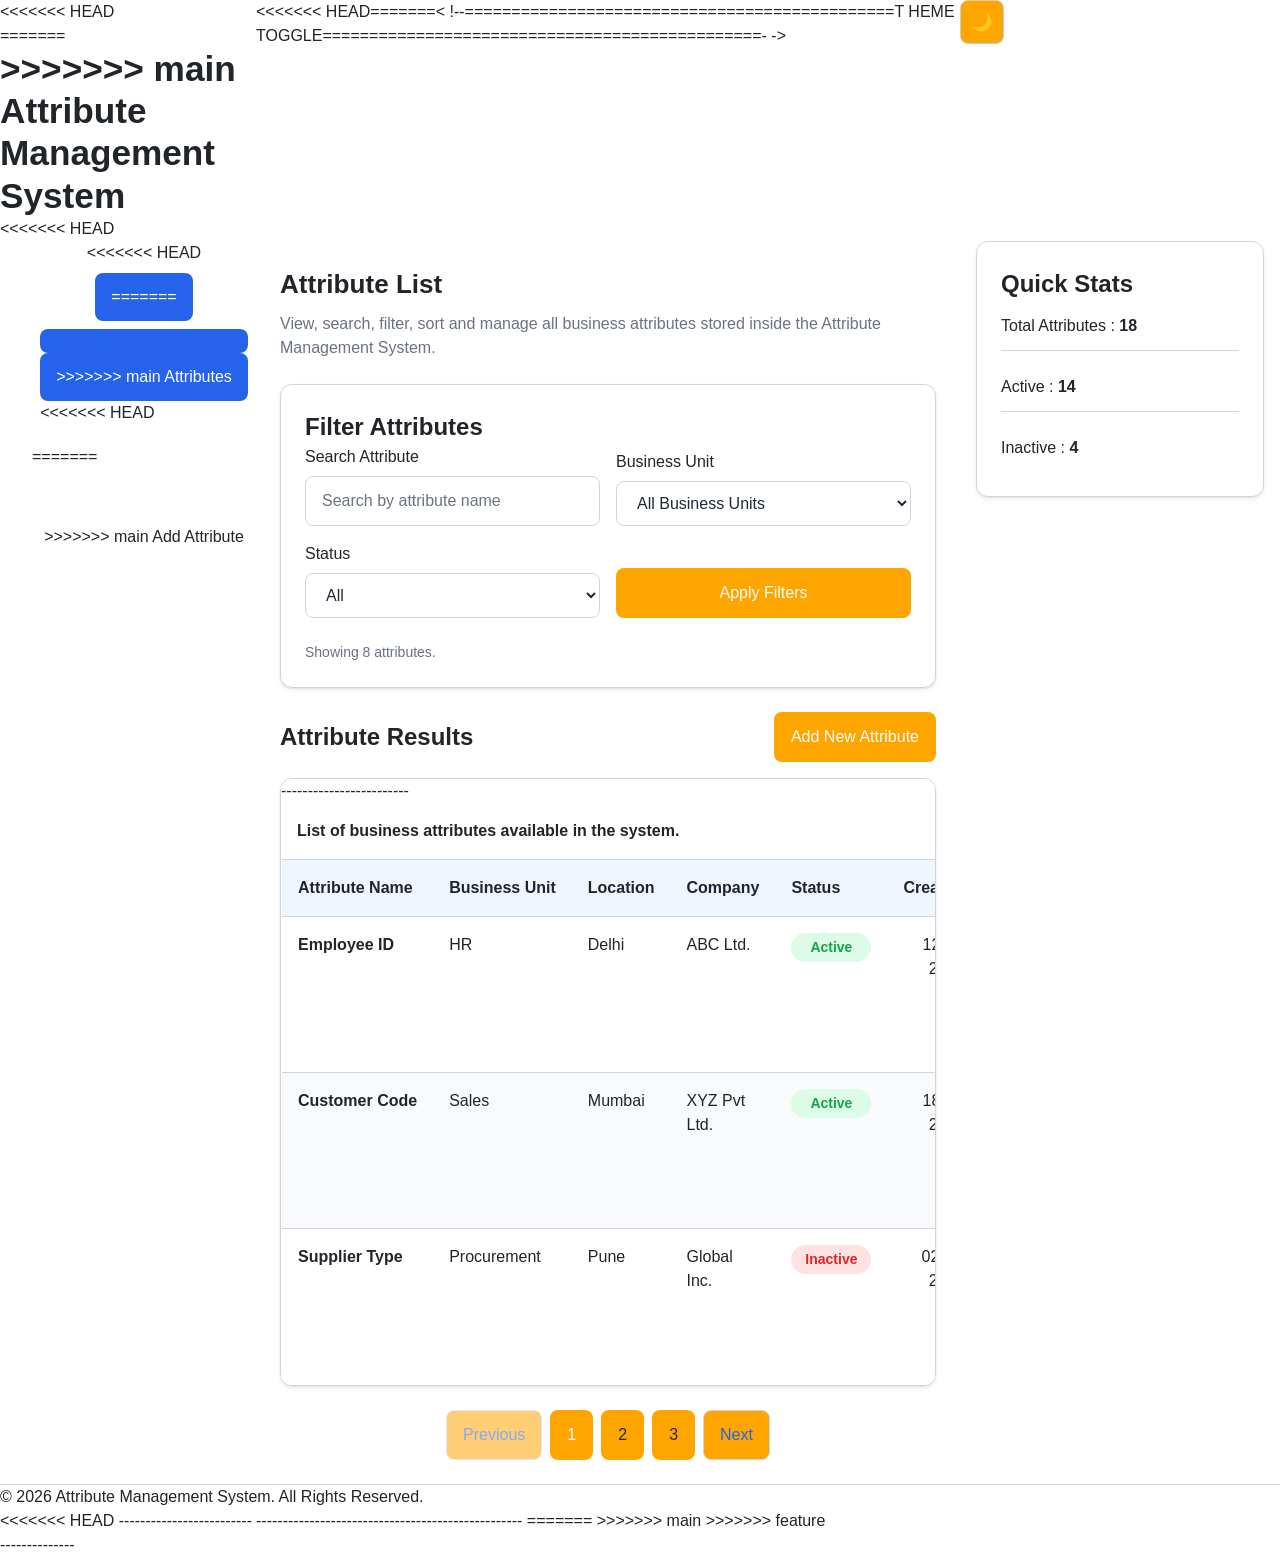
<file: index.html>
<!DOCTYPE html>
<html lang="en">

<head>

    <!-- ==========================================================
         Character Encoding
    =========================================================== -->

    <meta charset="UTF-8">

    <!-- ==========================================================
         Responsive Viewport
    =========================================================== -->

    <meta name="viewport" content="width=device-width, initial-scale=1.0">

    <!-- ======================================================
         SEO
    =========================================================== -->

    <title>Attribute Management System</title>

    <meta name="description" content="Manage business attributes using the Attribute Management System.">

    <meta name="theme-color" content="#0d6efd">

    <!-- ==========================================================
         Open Graph
    =========================================================== -->

    <meta property="og:title" content="Attribute Management System">

    <meta property="og:description" content="Create, edit and manage business attributes.">

    <meta property="og:type" content="website">


    <!-- ==========================================================
         Favicons
    =========================================================== -->
    <link rel="icon" type="image/x-icon" href="../assets/favicon/favicon.ico">
    <link rel="icon" type="image/svg+xml" href="../assets/favicon/favicon.svg">
    <link rel="apple-touch-icon" href="../assets/favicon/apple-touch-icon.png">

    <!-- ==========================================================
         Canonical
    =========================================================== -->

    <link rel="canonical" href="https://example.com/attribute-app/index.html">

    <!-- ==========================================================
         Favicons
    =========================================================== -->

    <link rel="icon" href="assets/favicon/favicon.ico" sizes="any">

    <link rel="icon" href="assets/favicon/icon.svg" type="image/svg+xml">

    <link rel="apple-touch-icon" href="assets/favicon/apple-touch-icon.png">

    <!-- ==========================================================
         CSS
    =========================================================== -->

    <link rel="stylesheet" href="css/main.css">

</head>
<style>

</style>

<body>

    <!-- ==========================================================
         Skip Link
    =========================================================== -->

    <a href="#main-content" class="skip-link">
        Skip to main content
    </a>

    <!-- ==========================================================
         HEADER
    =========================================================== -->


    <div>

        <<<<<<< HEAD <div>
            =======
            <h1 class="site-title">
                >>>>>>> main Attribute Management System

            </h1>

    </div>


    <<<<<<< HEAD </div>

        <!-- ==============================================
=======
    <!-- ==============================================
>>>>>>> main
                 PRIMARY NAVIGATION
            =============================================== -->

        <nav class="primary-nav" aria-label="Primary Navigation">

            <ul class="nav-list">

                <<<<<<< HEAD <li>
                    <a href="index.html" aria-current="page">
=======
            <li>

                <a href="index.html" aria-current="page">
>>>>>>> main

                            Attributes

                        </a>

                    <<<<<<< HEAD </li>
                        <a href="add-attribute.html">
=======
            </li>

            <li>

                <a href="add-attribute.html">
>>>>>>> main

                            Add Attribute

                        </a>
                        <li>



                        </li>

            </ul>

        </nav>

        <<<<<<< HEAD=======< !--==============================================T HEME TOGGLE===============================================- ->

            <button id="theme-toggle" class="btn btn--ghost btn--icon" type="button" aria-label="Toggle dark mode">
    🌙
</button>
            </div>

            </header>

            <!-- ==========================================================
         MAIN CONTENT
    =========================================================== -->

            <main id="main-content" class="main-content">

                <div class="container">

                    <!-- ==============================================
                 PAGE INTRODUCTION
            =============================================== -->

                    <section class="page-introduction" aria-labelledby="page-title">

                        <h2 id="page-title" class="page-title">

                            Attribute List

                        </h2>

                        <p class="page-description">

                            View, search, filter, sort and manage all business attributes stored inside the Attribute Management System.

                        </p>

                    </section>

                    <!-- ==============================================
                 FILTER SECTION
            =============================================== -->

                    <section class="filter-section card" aria-labelledby="filter-title">

                        <h2 id="filter-title">

                            Filter Attributes

                        </h2>

                        <form id="filter-form" role="search" method="get" aria-label="Filter attributes" class="filter-bar">

                            <div class="form-field">

                                <label for="search">

                            Search Attribute

                        </label>

                                <input id="search" name="search" type="search" inputmode="search" autocomplete="off" placeholder="Search by attribute name">

                            </div>

                            <div class="form-field">

                                <label for="business-unit">

                            Business Unit

                        </label>

                                <select id="business-unit" name="businessUnit">

                            <option value="">

                                All Business Units

                            </option>

                            <option value="finance">

                                Finance

                            </option>

                            <option value="sales">

                                Sales

                            </option>

                            <option value="operations">

                                Operations

                            </option>

                            <option value="hr">

                                Human Resources

                            </option>

                        </select>

                            </div>

                            <div class="form-field">

                                <label for="status">

                            Status

                        </label>

                                <select id="status" name="status">

                            <option value="">

                                All

                            </option>

                            <option value="active">

                                Active

                            </option>

                            <option value="inactive">

                                Inactive

                            </option>

                        </select>

                            </div>

                            <div class="form-field">

                                <button type="submit" class="btn btn--primary">

                            Apply Filters

                        </button>

                            </div>

                        </form>

                        <div id="results-status" class="results-status" aria-live="polite">

                            Showing 8 attributes.

                        </div>

                    </section>

                    <!-- ==============================================
                 RESULTS SECTION
            =============================================== -->

                    <section class="results-section" aria-labelledby="results-title">

                        <div class="results-summary">

                            <h2 id="results-title">

                                Attribute Results

                            </h2>

                            <a href="add-attribute.html" class="btn btn--primary">

                        Add New Attribute

                    </a>

                        </div>

                        <div class="table-wrapper">
                            <table class="table">

                                <caption>

                                    List of business attributes available in the system.

                                </caption>

                                <thead>

                                    <tr>

                                        <th scope="col" aria-sort="none">
                                            Attribute Name
                                        </th>

                                        <th scope="col" aria-sort="none">
                                            Business Unit
                                        </th>

                                        <th scope="col" aria-sort="none">
                                            Location
                                        </th>

                                        <th scope="col" aria-sort="none">
                                            Company
                                        </th>

                                        <th scope="col" aria-sort="none">
                                            Status
                                        </th>

                                        <th scope="col" aria-sort="none">
                                            Created On
                                        </th>

                                        <th scope="col">
                                            Actions
                                        </th>

                                    </tr>

                                </thead>

                                <tbody id="attribute-table-body">

                                    <tr>

                                        <th scope="row" id="attr-101">
                                            Employee ID
                                        </th>

                                        <td data-label="Business Unit">HR</td>

                                        <td data-label="Location">Delhi</td>

                                        <td data-label="Company">ABC Ltd.</td>

                                        <td data-label="Status">

                                            <span class="badge badge--active">
                                        Active
                                    </span>

                                        </td>

                                        <td data-label="Created On">
                                            12 Jan 2026
                                        </td>

                                        <td data-label="Actions">

                                            <div class="table-actions">

                                                <a href="edit-attribute.html?id=101" class="btn btn--ghost btn--sm">
                                            Edit
                                        </a>

                                                <form method="post">

                                                    <button type="submit" class="btn btn--danger btn--sm">

                                                Delete

                                            </button>

                                                </form>

                                            </div>

                                        </td>

                                    </tr>

                                    <tr>

                                        <th scope="row" id="attr-102">
                                            Customer Code
                                        </th>

                                        <td data-label="Business Unit">Sales</td>

                                        <td data-label="Location">Mumbai</td>

                                        <td data-label="Company">XYZ Pvt Ltd.</td>

                                        <td data-label="Status">
                                            <span class="badge badge--active">
                                        Active
                                    </span>
                                        </td>

                                        <td data-label="Created On">
                                            18 Jan 2026
                                        </td>

                                        <td data-label="Actions">

                                            <div class="table-actions">

                                                <a href="edit-attribute.html?id=102" class="btn btn--ghost btn--sm">

                                            Edit

                                        </a>

                                                <form method="post">

                                                    <button type="submit" class="btn btn--danger btn--sm">

                                                Delete

                                            </button>

                                                </form>

                                            </div>

                                        </td>

                                    </tr>

                                    <tr>

                                        <th scope="row">
                                            Supplier Type
                                        </th>

                                        <td data-label="Business Unit">Procurement</td>

                                        <td data-label="Location">Pune</td>

                                        <td data-label="Company">Global Inc.</td>

                                        <td data-label="Status">

                                            <span class="badge badge--inactive">

                                        Inactive

                                    </span>

                                        </td>
                                        ------------------------

                                        <td data-label="Created On">
                                            02 Feb 2026
                                        </td>

                                        <td data-label="Actions">

                                            <div class="table-actions">

                                                <a href="edit-attribute.html?id=103" class="btn btn--ghost btn--sm">

                                            Edit

                                        </a>

                                                <form method="post">

                                                    <button type="submit" class="btn btn--danger btn--sm">

                                                Delete

                                            </button>

                                                </form>

                                            </div>

                                        </td>

                                    </tr>

                                </tbody>

                            </table>

                        </div>

                        <nav class="pagination" aria-label="Pagination">

                            <button class="btn btn--ghost" type="button" disabled>

                        Previous

                    </button>

                            <button class="btn pagination__item pagination__item--active">

                        1

                    </button>

                            <button class="btn pagination__item">

                        2

                    </button>

                            <button class="btn pagination__item">

                        3

                    </button>

                            <button class="btn btn--ghost" type="button">

                        Next

                    </button>

                        </nav>

                    </section>

                </div>

            </main>

            <aside class="quick-stats card" aria-label="Quick Stats">

                <div class="container">

                    <h2>

                        Quick Stats

                    </h2>

                    <ul class="quick-stats-list">

                        <li>
                            Total Attributes :
                            <strong>18</strong>
                        </li>

                        <li>
                            Active :
                            <strong>14</strong>
                        </li>

                        <li>
                            Inactive :
                            <strong>4</strong>
                        </li>

                    </ul>

                </div>

            </aside>

            <div class="toast-container" aria-live="polite" aria-atomic="true">

            </div>

            <div id="delete-modal" class="modal" hidden>

                <div class="modal__dialog" role="dialog" aria-modal="true" aria-labelledby="delete-title">

                    <div class="modal__header">

                        <h2 id="delete-title">

                            Delete Attribute

                        </h2>

                    </div>

                    <div class="modal__body">

                        <p>

                            Are you sure you want to delete this attribute?

                        </p>

                    </div>

                    <div class="modal__footer">

                        <button type="button" class="btn btn--ghost">

                    Cancel

                </button>

                        <button type="button" class="btn btn--danger">

                    Delete

                </button>

                    </div>

                </div>

            </div>

            <<<<<<< HEAD </div>

                </div>
                ---------------------------------------
                <footer class="site-footer">
                    <div class="container">

                        <p>

                            &copy; 2026 Attribute Management System. All Rights Reserved.

                        </p>

                    </div>


                </footer>

                -------------------------------------------------- ======= >>>>>>> main >>>>>>> feature

</body>
<script script script script type="module" src="js/theme.js">
</script>
<script type="module" src="js/events.js"></script>
<script type="module" src="js/Main.js"></script>
<script>
    const button = document.getElementById("theme-toggle");
    button.addEventListener("click", () => {
        document.body.classList.toggle("dark");
        button.textContent = document.body.classList.contains("dark") ? "☀️" : "🌙";
    });
</script>

</html>
</file>
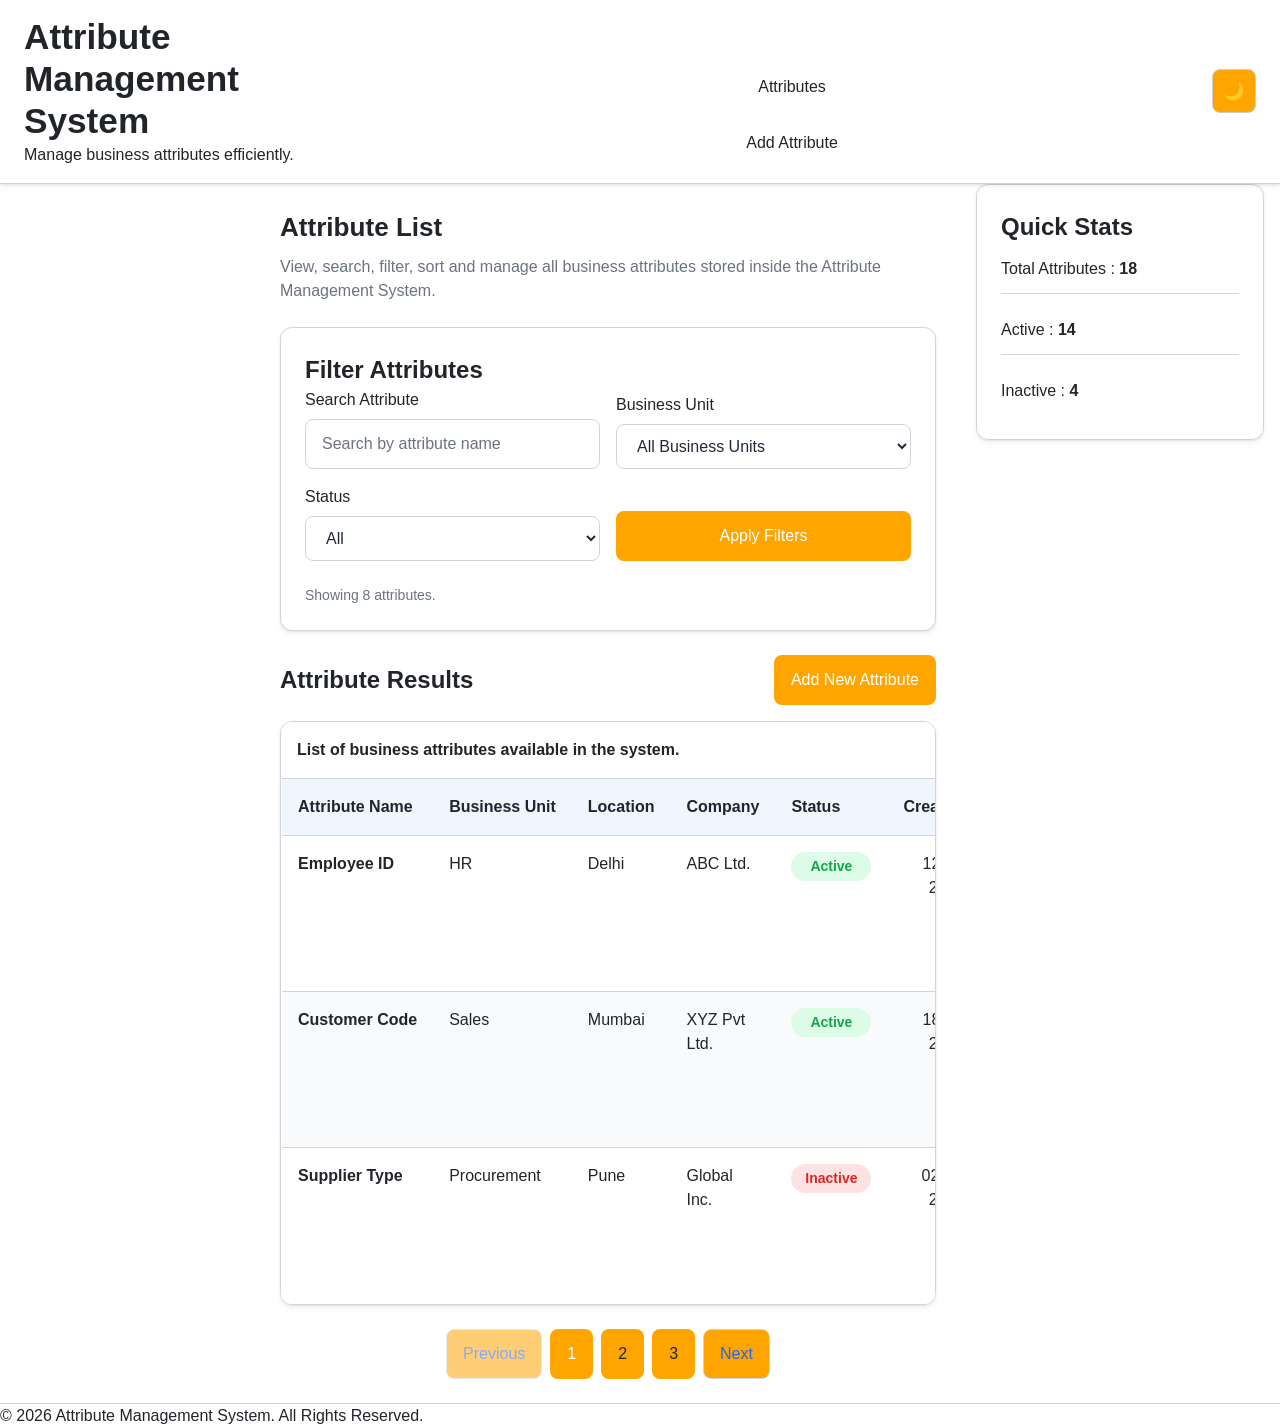
<file: index copy.html>
<!DOCTYPE html>
<html lang="en">

<head>

    <!-- ==========================================================
         Character Encoding
    =========================================================== -->

    <meta charset="UTF-8">

    <!-- ==========================================================
         Responsive Viewport
    =========================================================== -->

    <meta name="viewport" content="width=device-width, initial-scale=1.0">

    <!-- ==========================================================
         SEO
    =========================================================== -->

    <title>Attribute Management System</title>

    <meta name="description" content="Manage business attributes using the Attribute Management System.">

    <meta name="theme-color" content="#0d6efd">

    <!-- ==========================================================
         Open Graph
    =========================================================== -->

    <meta property="og:title" content="Attribute Management System">

    <meta property="og:description" content="Create, edit and manage business attributes.">

    <meta property="og:type" content="website">


    <!-- ==========================================================
         Favicons
    =========================================================== -->
    <link rel="icon" type="image/x-icon" href="../assets/favicon/favicon.ico">
    <link rel="icon" type="image/svg+xml" href="../assets/favicon/favicon.svg">
    <link rel="apple-touch-icon" href="../assets/favicon/apple-touch-icon.png">

    <!-- ==========================================================
         Canonical
    =========================================================== -->

    <link rel="canonical" href="https://example.com/attribute-app/index.html">

    <!-- ==========================================================
         Favicons
    =========================================================== -->

    <link rel="icon" href="assets/favicon/favicon.ico" sizes="any">

    <link rel="icon" href="assets/favicon/icon.svg" type="image/svg+xml">

    <link rel="apple-touch-icon" href="assets/favicon/apple-touch-icon.png">

    <!-- ==========================================================
         CSS
    =========================================================== -->

    <link rel="stylesheet" href="css/main.css">

</head>
<style>

</style>

<body>

    <!-- ==========================================================
         Skip Link
    =========================================================== -->

    <a href="#main-content" class="skip-link">
        Skip to main content
    </a>

    <!-- ==========================================================
         HEADER
    =========================================================== -->

    <header class="site-header" role="banner">

        <div class="container header-container">

            <div>

                <h1 class="site-title">

                    Attribute Management System

                </h1>

                <p class="site-tagline">

                    Manage business attributes efficiently.

                </p>

            </div>

            <!-- ==============================================
                 PRIMARY NAVIGATION
            =============================================== -->

            <nav class="primary-nav" aria-label="Primary Navigation">

                <ul class="nav-list">

                    <li>

                        <a href="index.html" aria-current="page">

                            Attributes

                        </a>

                    </li>

                    <li>

                        <a href="add-attribute.html">

                            Add Attribute

                        </a>

                    </li>

                </ul>

            </nav>

            <!-- ==============================================
                 THEME TOGGLE
            =============================================== -->

            <button id="theme-toggle" class="btn btn--ghost btn--icon" type="button" aria-label="Toggle dark mode">
    🌙
</button>
        </div>

    </header>

    <!-- ==========================================================
         MAIN CONTENT
    =========================================================== -->

    <main id="main-content" class="main-content">

        <div class="container">

            <!-- ==============================================
                 PAGE INTRODUCTION
            =============================================== -->

            <section class="page-introduction" aria-labelledby="page-title">

                <h2 id="page-title" class="page-title">

                    Attribute List

                </h2>

                <p class="page-description">

                    View, search, filter, sort and manage all business attributes stored inside the Attribute Management System.

                </p>

            </section>

            <!-- ==============================================
                 FILTER SECTION
            =============================================== -->

            <section class="filter-section card" aria-labelledby="filter-title">

                <h2 id="filter-title">

                    Filter Attributes

                </h2>

                <form id="filter-form" role="search" method="get" aria-label="Filter attributes" class="filter-bar">

                    <div class="form-field">

                        <label for="search">

                            Search Attribute

                        </label>

                        <input id="search" name="search" type="search" inputmode="search" autocomplete="off" placeholder="Search by attribute name">

                    </div>

                    <div class="form-field">

                        <label for="business-unit">

                            Business Unit

                        </label>

                        <select id="business-unit" name="businessUnit">

                            <option value="">

                                All Business Units

                            </option>

                            <option value="finance">

                                Finance

                            </option>

                            <option value="sales">

                                Sales

                            </option>

                            <option value="operations">

                                Operations

                            </option>

                            <option value="hr">

                                Human Resources

                            </option>

                        </select>

                    </div>

                    <div class="form-field">

                        <label for="status">

                            Status

                        </label>

                        <select id="status" name="status">

                            <option value="">

                                All

                            </option>

                            <option value="active">

                                Active

                            </option>

                            <option value="inactive">

                                Inactive

                            </option>

                        </select>

                    </div>

                    <div class="form-field">

                        <button type="submit" class="btn btn--primary">

                            Apply Filters

                        </button>

                    </div>

                </form>

                <div id="results-status" class="results-status" aria-live="polite">

                    Showing 8 attributes.

                </div>

            </section>

            <!-- ==============================================
                 RESULTS SECTION
            =============================================== -->

            <section class="results-section" aria-labelledby="results-title">

                <div class="results-summary">

                    <h2 id="results-title">

                        Attribute Results

                    </h2>

                    <a href="add-attribute.html" class="btn btn--primary">

                        Add New Attribute

                    </a>

                </div>

                <div class="table-wrapper">
                    <table class="table">

                        <caption>

                            List of business attributes available in the system.

                        </caption>

                        <thead>

                            <tr>

                                <th scope="col" aria-sort="none">
                                    Attribute Name
                                </th>

                                <th scope="col" aria-sort="none">
                                    Business Unit
                                </th>

                                <th scope="col" aria-sort="none">
                                    Location
                                </th>

                                <th scope="col" aria-sort="none">
                                    Company
                                </th>

                                <th scope="col" aria-sort="none">
                                    Status
                                </th>

                                <th scope="col" aria-sort="none">
                                    Created On
                                </th>

                                <th scope="col">
                                    Actions
                                </th>

                            </tr>

                        </thead>

                        <tbody id="attribute-table-body">

                            <tr>

                                <th scope="row" id="attr-101">
                                    Employee ID
                                </th>

                                <td data-label="Business Unit">HR</td>

                                <td data-label="Location">Delhi</td>

                                <td data-label="Company">ABC Ltd.</td>

                                <td data-label="Status">

                                    <span class="badge badge--active">
                                        Active
                                    </span>

                                </td>

                                <td data-label="Created On">
                                    12 Jan 2026
                                </td>

                                <td data-label="Actions">

                                    <div class="table-actions">

                                        <a href="edit-attribute.html?id=101" class="btn btn--ghost btn--sm">
                                            Edit
                                        </a>

                                        <form method="post">

                                            <button type="submit" class="btn btn--danger btn--sm">

                                                Delete

                                            </button>

                                        </form>

                                    </div>

                                </td>

                            </tr>

                            <tr>

                                <th scope="row" id="attr-102">
                                    Customer Code
                                </th>

                                <td data-label="Business Unit">Sales</td>

                                <td data-label="Location">Mumbai</td>

                                <td data-label="Company">XYZ Pvt Ltd.</td>

                                <td data-label="Status">
                                    <span class="badge badge--active">
                                        Active
                                    </span>
                                </td>

                                <td data-label="Created On">
                                    18 Jan 2026
                                </td>

                                <td data-label="Actions">

                                    <div class="table-actions">

                                        <a href="edit-attribute.html?id=102" class="btn btn--ghost btn--sm">

                                            Edit

                                        </a>

                                        <form method="post">

                                            <button type="submit" class="btn btn--danger btn--sm">

                                                Delete

                                            </button>

                                        </form>

                                    </div>

                                </td>

                            </tr>

                            <tr>

                                <th scope="row">
                                    Supplier Type
                                </th>

                                <td data-label="Business Unit">Procurement</td>

                                <td data-label="Location">Pune</td>

                                <td data-label="Company">Global Inc.</td>

                                <td data-label="Status">

                                    <span class="badge badge--inactive">

                                        Inactive

                                    </span>

                                </td>

                                <td data-label="Created On">
                                    02 Feb 2026
                                </td>

                                <td data-label="Actions">

                                    <div class="table-actions">

                                        <a href="edit-attribute.html?id=103" class="btn btn--ghost btn--sm">

                                            Edit

                                        </a>

                                        <form method="post">

                                            <button type="submit" class="btn btn--danger btn--sm">

                                                Delete

                                            </button>

                                        </form>

                                    </div>

                                </td>

                            </tr>

                        </tbody>

                    </table>

                </div>

                <nav class="pagination" aria-label="Pagination">

                    <button class="btn btn--ghost" type="button" disabled>

                        Previous

                    </button>

                    <button class="btn pagination__item pagination__item--active">

                        1

                    </button>

                    <button class="btn pagination__item">

                        2

                    </button>

                    <button class="btn pagination__item">

                        3

                    </button>

                    <button class="btn btn--ghost" type="button">

                        Next

                    </button>

                </nav>

            </section>

        </div>

    </main>

    <aside class="quick-stats card" aria-label="Quick Stats">

        <div class="container">

            <h2>

                Quick Stats

            </h2>

            <ul class="quick-stats-list">

                <li>
                    Total Attributes :
                    <strong>18</strong>
                </li>

                <li>
                    Active :
                    <strong>14</strong>
                </li>

                <li>
                    Inactive :
                    <strong>4</strong>
                </li>

            </ul>

        </div>

    </aside>

    <div class="toast-container" aria-live="polite" aria-atomic="true">

    </div>

    <div id="delete-modal" class="modal" hidden>

        <div class="modal__dialog" role="dialog" aria-modal="true" aria-labelledby="delete-title">

            <div class="modal__header">

                <h2 id="delete-title">

                    Delete Attribute

                </h2>

            </div>

            <div class="modal__body">

                <p>

                    Are you sure you want to delete this attribute?

                </p>

            </div>

            <div class="modal__footer">

                <button type="button" class="btn btn--ghost">

                    Cancel

                </button>

                <button type="button" class="btn btn--danger">

                    Delete

                </button>

            </div>

        </div>

    </div>

    <footer class="site-footer">

        <div class="container">

            <p>

                &copy; 2026 Attribute Management System. All Rights Reserved.

            </p>

        </div>

    </footer>

    <script type="module" src="js/theme.js"></script>
    <script type="module" src="js/events.js"></script>
    <script type="module" src="js/Main.js"></script>

</body>
<script>
    const button = document.getElementById("theme-toggle");
    button.addEventListener("click", () => {
        document.body.classList.toggle("dark");
        button.textContent = document.body.classList.contains("dark") ? "☀️" : "🌙";
    });
</script>

</html>
</file>
<file: css/main.css>
@layer reset,
tokens,
layout,
components,
utilities,
pages;
@import url("./Reset.css") layer(reset);
@import url("./tokens.css") layer(tokens);
@import url("./layout.css") layer(layout);
@import url("./components.css") layer(components);
@import url("./utilities.css") layer(utilities);
@import url("./pages.css") layer(pages);
</file>
